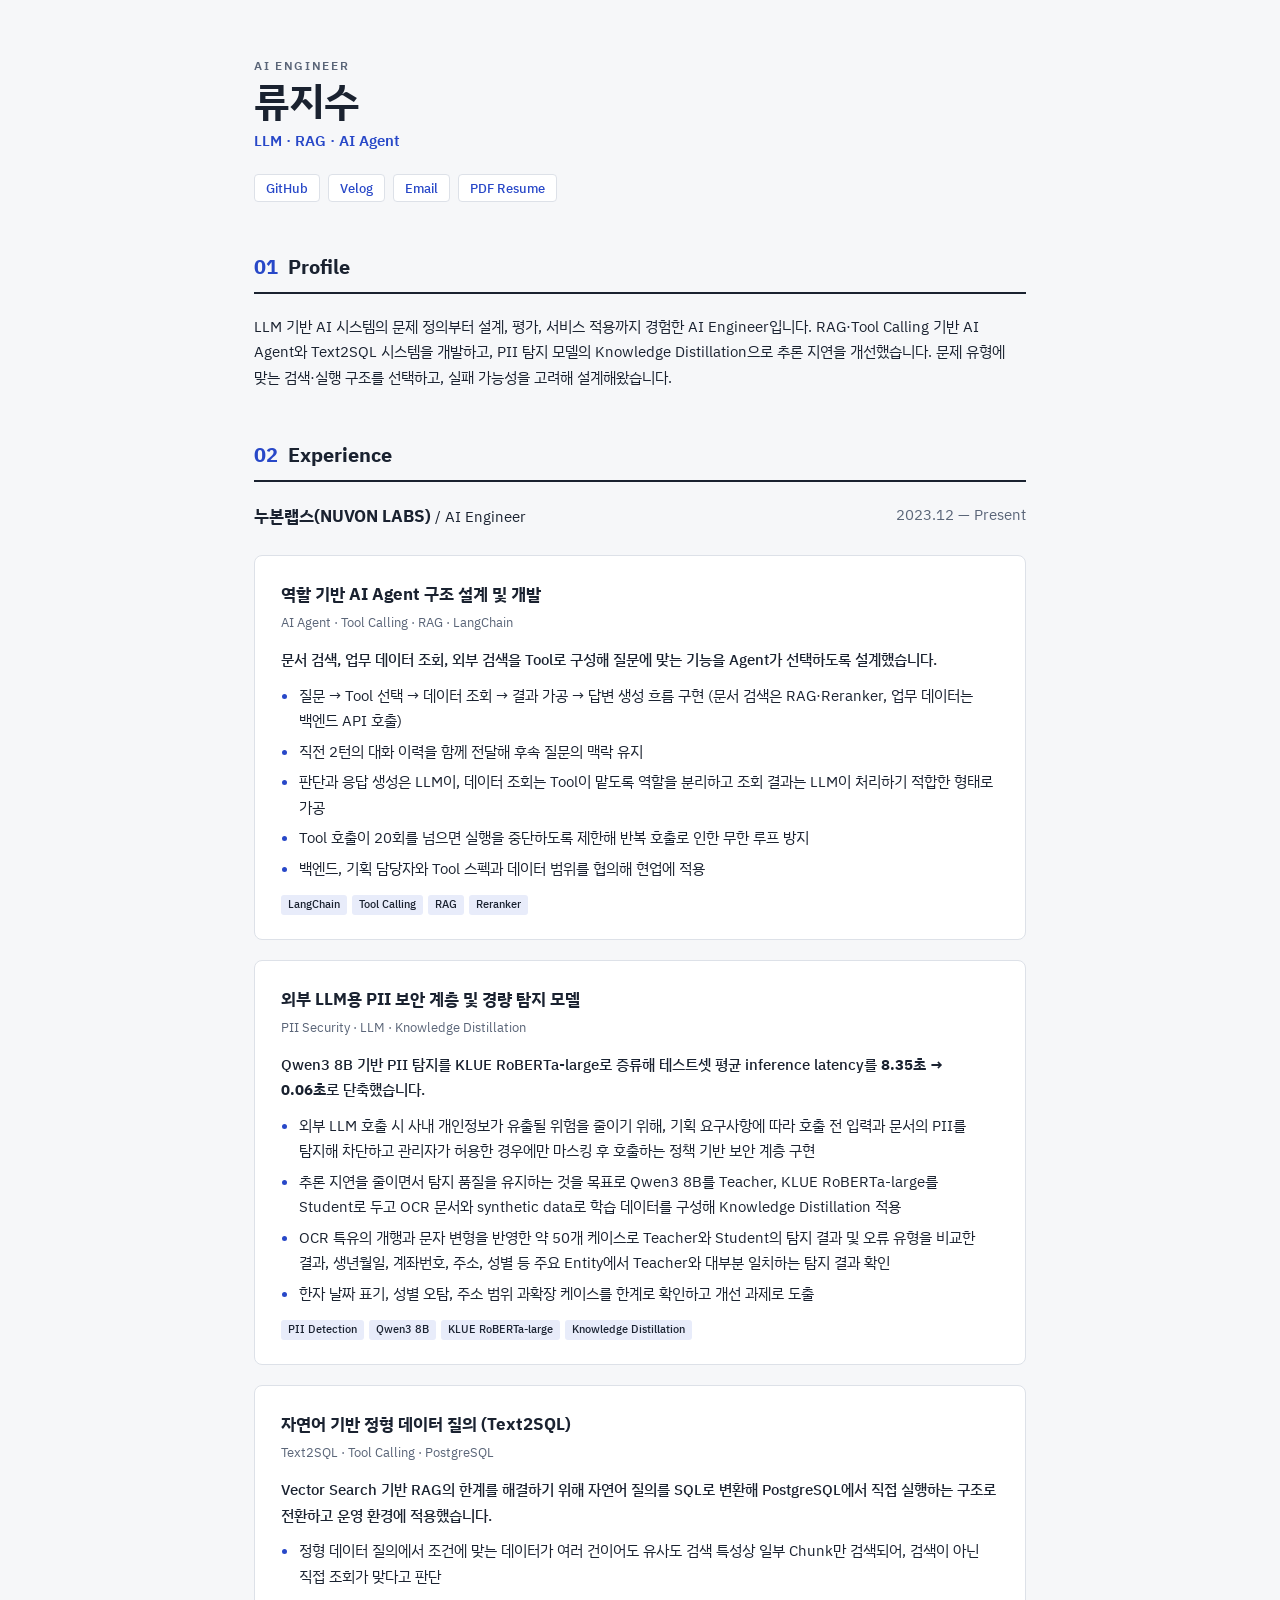
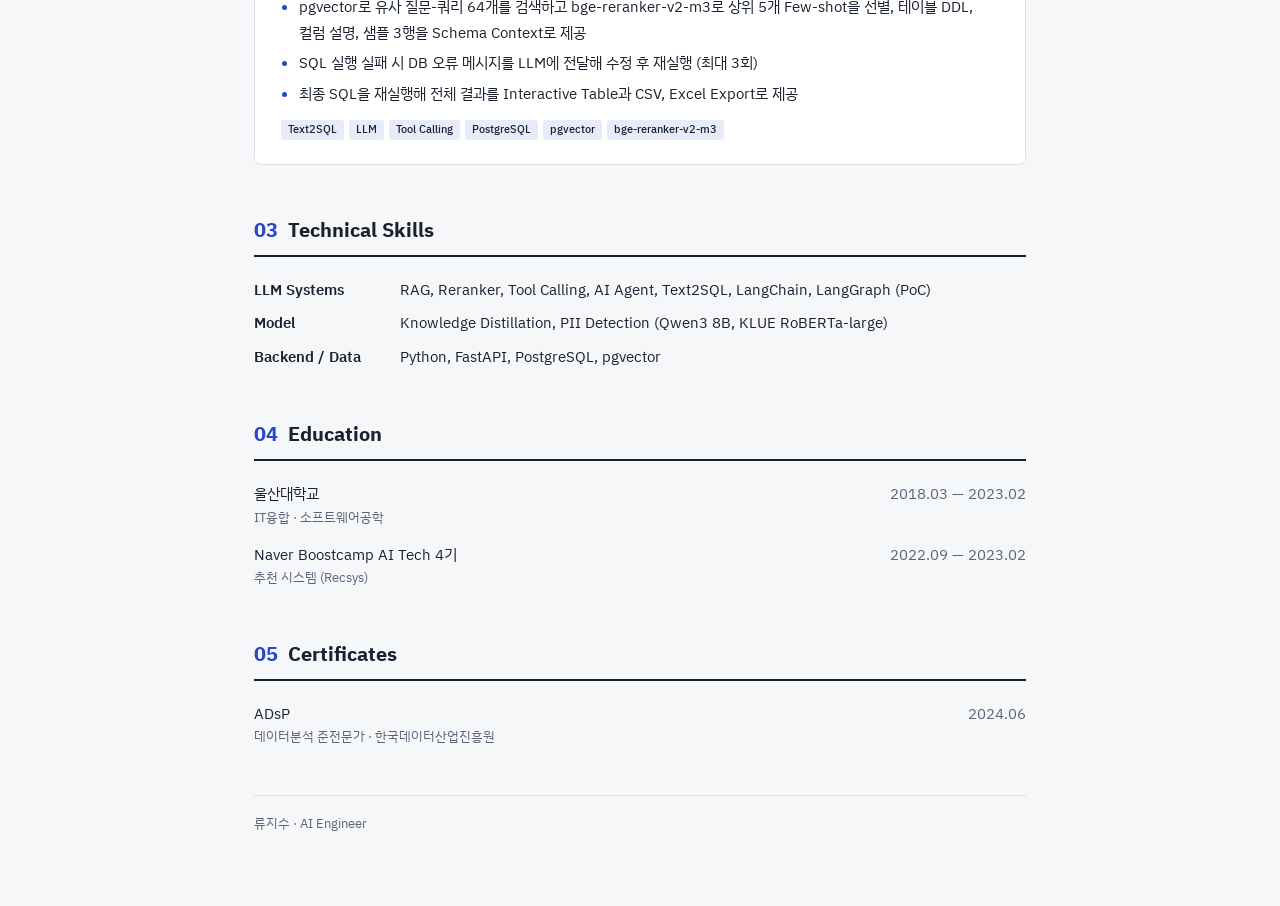
<file: index.html>
<!DOCTYPE html>
<html lang="ko">
<head>
<meta charset="utf-8">
<meta name="viewport" content="width=device-width, initial-scale=1">
<title>류지수 | AI Engineer</title>
<link rel="preconnect" href="https://fonts.googleapis.com">
<link rel="stylesheet" href="https://fonts.googleapis.com/css2?family=IBM+Plex+Sans+KR:wght@400;500;600;700&display=swap">
<link rel="stylesheet" href="css/style.css">
</head>
<body>
<main>
<header>
  <div class="kicker">AI ENGINEER</div>
  <h1>류지수</h1>
  <p class="role">LLM · RAG · AI Agent</p>
  <nav class="links">
    <a href="https://github.com/JisooRyu99">GitHub</a>
    <a href="https://velog.io/@js03210/">Velog</a>
    <a href="mailto:cussion09@gmail.com">Email</a>
    <a href="Ryu_jisoo_resume.pdf">PDF Resume</a>
  </nav>
</header>

<section>
  <h2><span class="no">01</span>Profile</h2>
  <p class="lead">LLM 기반 AI 시스템의 문제 정의부터 설계, 평가, 서비스 적용까지 경험한 AI Engineer입니다. RAG·Tool Calling 기반 AI Agent와 Text2SQL 시스템을 개발하고, PII 탐지 모델의 Knowledge Distillation으로 추론 지연을 개선했습니다. 문제 유형에 맞는 검색·실행 구조를 선택하고, 실패 가능성을 고려해 설계해왔습니다.</p>
</section>

<section>
  <h2><span class="no">02</span>Experience</h2>
  <div class="job"><div><b>누본랩스(NUVON LABS)</b> / AI Engineer</div><div class="date">2023.12 — Present</div></div>

  <article>
    <h3>역할 기반 AI Agent 구조 설계 및 개발</h3>
    <p class="kind">AI Agent · Tool Calling · RAG · LangChain</p>
    <p class="sum">문서 검색, 업무 데이터 조회, 외부 검색을 Tool로 구성해 질문에 맞는 기능을 Agent가 선택하도록 설계했습니다.</p>
    <ul class="pts">
      <li>질문 → Tool 선택 → 데이터 조회 → 결과 가공 → 답변 생성 흐름 구현 (문서 검색은 RAG·Reranker, 업무 데이터는 백엔드 API 호출)</li>
      <li>직전 2턴의 대화 이력을 함께 전달해 후속 질문의 맥락 유지</li>
      <li>판단과 응답 생성은 LLM이, 데이터 조회는 Tool이 맡도록 역할을 분리하고 조회 결과는 LLM이 처리하기 적합한 형태로 가공</li>
      <li>Tool 호출이 20회를 넘으면 실행을 중단하도록 제한해 반복 호출로 인한 무한 루프 방지</li>
      <li>백엔드, 기획 담당자와 Tool 스펙과 데이터 범위를 협의해 현업에 적용</li>
    </ul>
    <div class="tags"><span>LangChain</span><span>Tool Calling</span><span>RAG</span><span>Reranker</span></div>
  </article>

  <article>
    <h3>외부 LLM용 PII 보안 계층 및 경량 탐지 모델</h3>
    <p class="kind">PII Security · LLM · Knowledge Distillation</p>
    <p class="sum">Qwen3 8B 기반 PII 탐지를 KLUE RoBERTa-large로 증류해 테스트셋 평균 inference latency를 <span class="num">8.35초 → 0.06초</span>로 단축했습니다.</p>
    <ul class="pts">
      <li>외부 LLM 호출 시 사내 개인정보가 유출될 위험을 줄이기 위해, 기획 요구사항에 따라 호출 전 입력과 문서의 PII를 탐지해 차단하고 관리자가 허용한 경우에만 마스킹 후 호출하는 정책 기반 보안 계층 구현</li>
      <li>추론 지연을 줄이면서 탐지 품질을 유지하는 것을 목표로 Qwen3 8B를 Teacher, KLUE RoBERTa-large를 Student로 두고 OCR 문서와 synthetic data로 학습 데이터를 구성해 Knowledge Distillation 적용</li>
      <li>OCR 특유의 개행과 문자 변형을 반영한 약 50개 케이스로 Teacher와 Student의 탐지 결과 및 오류 유형을 비교한 결과, 생년월일, 계좌번호, 주소, 성별 등 주요 Entity에서 Teacher와 대부분 일치하는 탐지 결과 확인</li>
      <li>한자 날짜 표기, 성별 오탐, 주소 범위 과확장 케이스를 한계로 확인하고 개선 과제로 도출</li>
    </ul>
    <div class="tags"><span>PII Detection</span><span>Qwen3 8B</span><span>KLUE RoBERTa-large</span><span>Knowledge Distillation</span></div>
  </article>

  <article>
    <h3>자연어 기반 정형 데이터 질의 (Text2SQL)</h3>
    <p class="kind">Text2SQL · Tool Calling · PostgreSQL</p>
    <p class="sum">Vector Search 기반 RAG의 한계를 해결하기 위해 자연어 질의를 SQL로 변환해 PostgreSQL에서 직접 실행하는 구조로 전환하고 운영 환경에 적용했습니다.</p>
    <ul class="pts">
      <li>정형 데이터 질의에서 조건에 맞는 데이터가 여러 건이어도 유사도 검색 특성상 일부 Chunk만 검색되어, 검색이 아닌 직접 조회가 맞다고 판단</li>
      <li>pgvector로 유사 질문-쿼리 64개를 검색하고 bge-reranker-v2-m3로 상위 5개 Few-shot을 선별, 테이블 DDL, 컬럼 설명, 샘플 3행을 Schema Context로 제공</li>
      <li>SQL 실행 실패 시 DB 오류 메시지를 LLM에 전달해 수정 후 재실행 (최대 3회)</li>
      <li>최종 SQL을 재실행해 전체 결과를 Interactive Table과 CSV, Excel Export로 제공</li>
    </ul>
    <div class="tags"><span>Text2SQL</span><span>LLM</span><span>Tool Calling</span><span>PostgreSQL</span><span>pgvector</span><span>bge-reranker-v2-m3</span></div>
  </article>


</section>

<section>
  <h2><span class="no">03</span>Technical Skills</h2>
  <div class="skills">
    <div>LLM Systems</div><div>RAG, Reranker, Tool Calling, AI Agent, Text2SQL, LangChain, LangGraph (PoC)</div>
    <div>Model</div><div>Knowledge Distillation, PII Detection (Qwen3 8B, KLUE RoBERTa-large)</div>
    <div>Backend / Data</div><div>Python, FastAPI, PostgreSQL, pgvector</div>
  </div>
</section>

<section>
  <h2><span class="no">04</span>Education</h2>
  <div class="row"><div>울산대학교<small>IT융합 · 소프트웨어공학</small></div><div class="date">2018.03 — 2023.02</div></div>
  <div class="row"><div>Naver Boostcamp AI Tech 4기<small>추천 시스템 (Recsys)</small></div><div class="date">2022.09 — 2023.02</div></div>
</section>

<section>
  <h2><span class="no">05</span>Certificates</h2>
  <div class="row"><div>ADsP<small>데이터분석 준전문가 · 한국데이터산업진흥원</small></div><div class="date">2024.06</div></div>
</section>
<footer>류지수 · AI Engineer</footer>
</main>
</body>
</html>
</file>
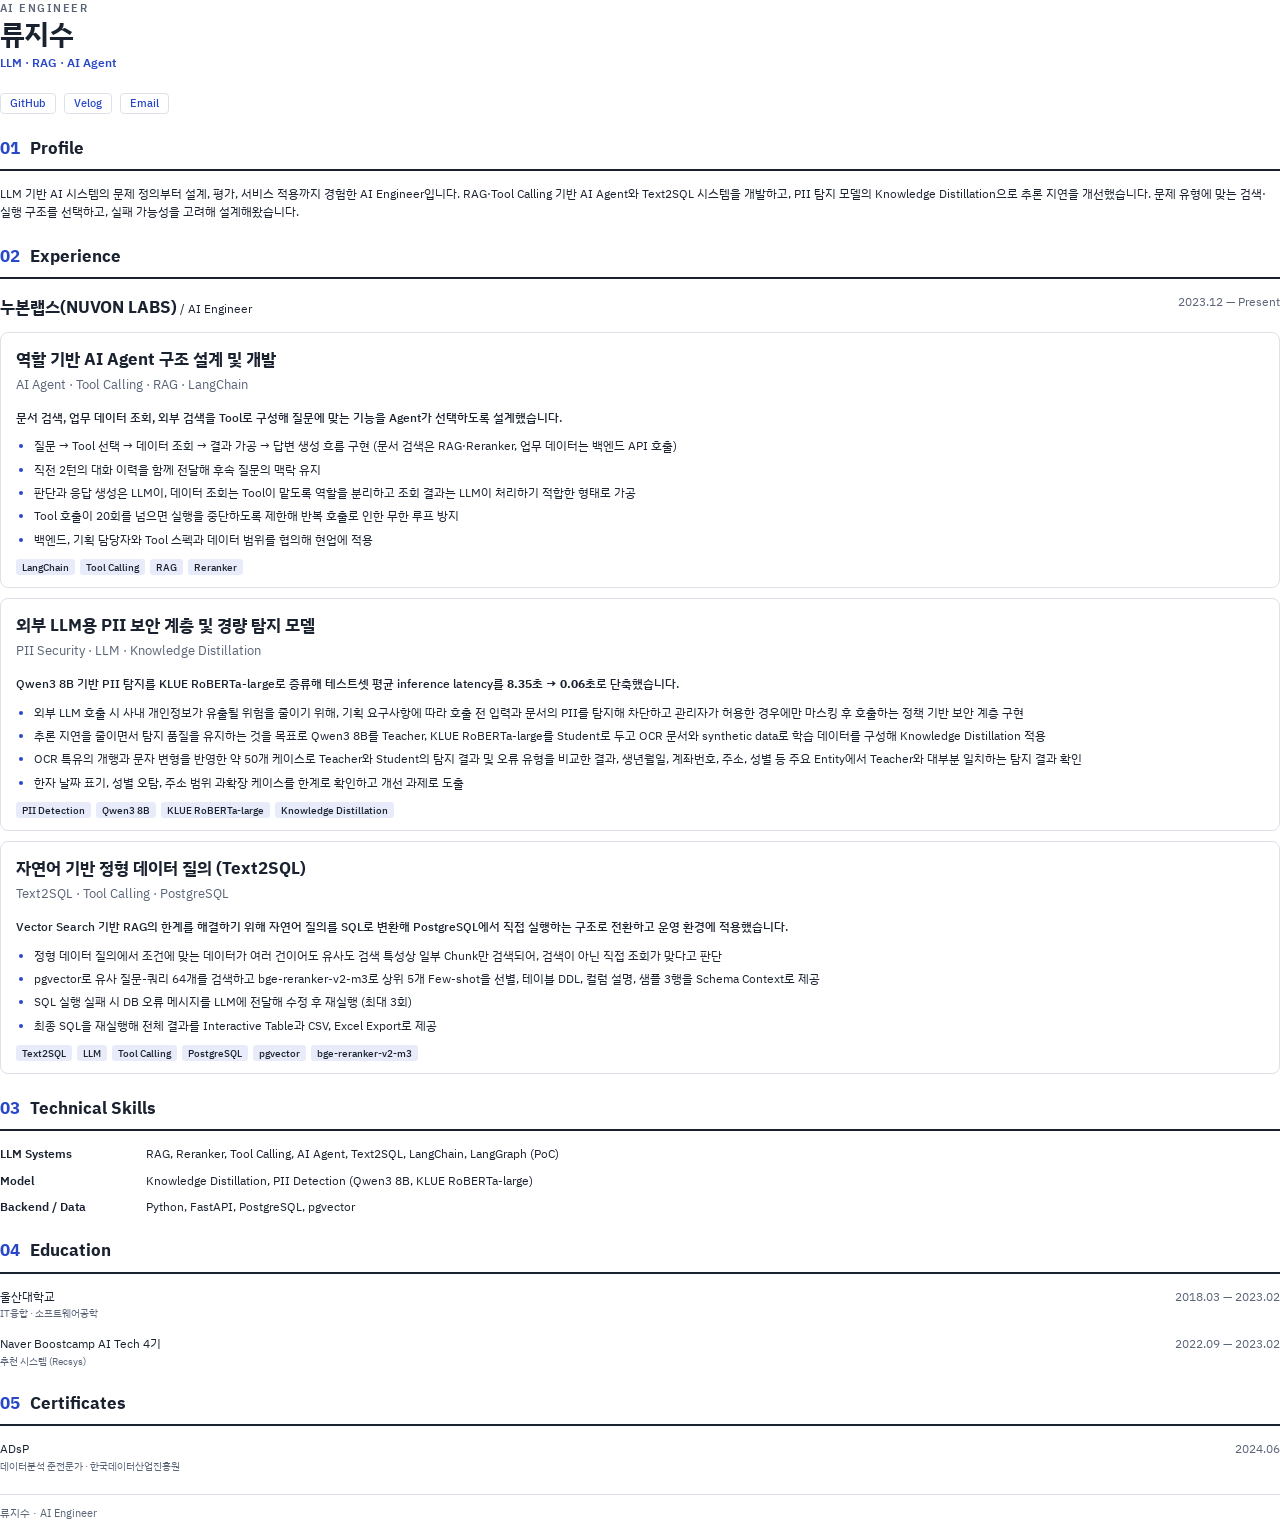
<file: pdf.html>
<!DOCTYPE html>
<html lang="ko">
<head>
<meta charset="utf-8">
<meta name="viewport" content="width=device-width, initial-scale=1">
<title>류지수 | AI Engineer</title>
<link rel="preconnect" href="https://fonts.googleapis.com">
<link rel="stylesheet" href="https://fonts.googleapis.com/css2?family=IBM+Plex+Sans+KR:wght@400;500;600;700&display=swap">
<link rel="stylesheet" href="css/pdf.css">
</head>
<body>
<main>
<header>
  <div class="kicker">AI ENGINEER</div>
  <h1>류지수</h1>
  <p class="role">LLM · RAG · AI Agent</p>
  <nav class="links">
    <a href="https://github.com/JisooRyu99">GitHub</a>
    <a href="https://velog.io/@js03210/">Velog</a>
    <a href="mailto:cussion09@gmail.com">Email</a>
  </nav>
</header>

<section>
  <h2><span class="no">01</span>Profile</h2>
  <p class="lead">LLM 기반 AI 시스템의 문제 정의부터 설계, 평가, 서비스 적용까지 경험한 AI Engineer입니다. RAG·Tool Calling 기반 AI Agent와 Text2SQL 시스템을 개발하고, PII 탐지 모델의 Knowledge Distillation으로 추론 지연을 개선했습니다. 문제 유형에 맞는 검색·실행 구조를 선택하고, 실패 가능성을 고려해 설계해왔습니다.</p>
</section>

<section>
  <h2><span class="no">02</span>Experience</h2>
  <div class="job"><div><b>누본랩스(NUVON LABS)</b> / AI Engineer</div><div class="date">2023.12 — Present</div></div>

  <article>
    <h3>역할 기반 AI Agent 구조 설계 및 개발</h3>
    <p class="kind">AI Agent · Tool Calling · RAG · LangChain</p>
    <p class="sum">문서 검색, 업무 데이터 조회, 외부 검색을 Tool로 구성해 질문에 맞는 기능을 Agent가 선택하도록 설계했습니다.</p>
    <ul class="pts">
      <li>질문 → Tool 선택 → 데이터 조회 → 결과 가공 → 답변 생성 흐름 구현 (문서 검색은 RAG·Reranker, 업무 데이터는 백엔드 API 호출)</li>
      <li>직전 2턴의 대화 이력을 함께 전달해 후속 질문의 맥락 유지</li>
      <li>판단과 응답 생성은 LLM이, 데이터 조회는 Tool이 맡도록 역할을 분리하고 조회 결과는 LLM이 처리하기 적합한 형태로 가공</li>
      <li>Tool 호출이 20회를 넘으면 실행을 중단하도록 제한해 반복 호출로 인한 무한 루프 방지</li>
      <li>백엔드, 기획 담당자와 Tool 스펙과 데이터 범위를 협의해 현업에 적용</li>
    </ul>
    <div class="tags"><span>LangChain</span><span>Tool Calling</span><span>RAG</span><span>Reranker</span></div>
  </article>

  <article>
    <h3>외부 LLM용 PII 보안 계층 및 경량 탐지 모델</h3>
    <p class="kind">PII Security · LLM · Knowledge Distillation</p>
    <p class="sum">Qwen3 8B 기반 PII 탐지를 KLUE RoBERTa-large로 증류해 테스트셋 평균 inference latency를 <span class="num">8.35초 → 0.06초</span>로 단축했습니다.</p>
    <ul class="pts">
      <li>외부 LLM 호출 시 사내 개인정보가 유출될 위험을 줄이기 위해, 기획 요구사항에 따라 호출 전 입력과 문서의 PII를 탐지해 차단하고 관리자가 허용한 경우에만 마스킹 후 호출하는 정책 기반 보안 계층 구현</li>
      <li>추론 지연을 줄이면서 탐지 품질을 유지하는 것을 목표로 Qwen3 8B를 Teacher, KLUE RoBERTa-large를 Student로 두고 OCR 문서와 synthetic data로 학습 데이터를 구성해 Knowledge Distillation 적용</li>
      <li>OCR 특유의 개행과 문자 변형을 반영한 약 50개 케이스로 Teacher와 Student의 탐지 결과 및 오류 유형을 비교한 결과, 생년월일, 계좌번호, 주소, 성별 등 주요 Entity에서 Teacher와 대부분 일치하는 탐지 결과 확인</li>
      <li>한자 날짜 표기, 성별 오탐, 주소 범위 과확장 케이스를 한계로 확인하고 개선 과제로 도출</li>
    </ul>
    <div class="tags"><span>PII Detection</span><span>Qwen3 8B</span><span>KLUE RoBERTa-large</span><span>Knowledge Distillation</span></div>
  </article>

  <article>
    <h3>자연어 기반 정형 데이터 질의 (Text2SQL)</h3>
    <p class="kind">Text2SQL · Tool Calling · PostgreSQL</p>
    <p class="sum">Vector Search 기반 RAG의 한계를 해결하기 위해 자연어 질의를 SQL로 변환해 PostgreSQL에서 직접 실행하는 구조로 전환하고 운영 환경에 적용했습니다.</p>
    <ul class="pts">
      <li>정형 데이터 질의에서 조건에 맞는 데이터가 여러 건이어도 유사도 검색 특성상 일부 Chunk만 검색되어, 검색이 아닌 직접 조회가 맞다고 판단</li>
      <li>pgvector로 유사 질문-쿼리 64개를 검색하고 bge-reranker-v2-m3로 상위 5개 Few-shot을 선별, 테이블 DDL, 컬럼 설명, 샘플 3행을 Schema Context로 제공</li>
      <li>SQL 실행 실패 시 DB 오류 메시지를 LLM에 전달해 수정 후 재실행 (최대 3회)</li>
      <li>최종 SQL을 재실행해 전체 결과를 Interactive Table과 CSV, Excel Export로 제공</li>
    </ul>
    <div class="tags"><span>Text2SQL</span><span>LLM</span><span>Tool Calling</span><span>PostgreSQL</span><span>pgvector</span><span>bge-reranker-v2-m3</span></div>
  </article>


</section>

<section>
  <h2><span class="no">03</span>Technical Skills</h2>
  <div class="skills">
    <div>LLM Systems</div><div>RAG, Reranker, Tool Calling, AI Agent, Text2SQL, LangChain, LangGraph (PoC)</div>
    <div>Model</div><div>Knowledge Distillation, PII Detection (Qwen3 8B, KLUE RoBERTa-large)</div>
    <div>Backend / Data</div><div>Python, FastAPI, PostgreSQL, pgvector</div>
  </div>
</section>

<section>
  <h2><span class="no">04</span>Education</h2>
  <div class="row"><div>울산대학교<small>IT융합 · 소프트웨어공학</small></div><div class="date">2018.03 — 2023.02</div></div>
  <div class="row"><div>Naver Boostcamp AI Tech 4기<small>추천 시스템 (Recsys)</small></div><div class="date">2022.09 — 2023.02</div></div>
</section>

<section>
  <h2><span class="no">05</span>Certificates</h2>
  <div class="row"><div>ADsP<small>데이터분석 준전문가 · 한국데이터산업진흥원</small></div><div class="date">2024.06</div></div>
</section>
<footer>류지수 · AI Engineer</footer>
</main>
</body>
</html>
</file>
<file: css/style.css>
:root{
  --bg:#F6F7F9; --surface:#FFFFFF; --ink:#1A2230; --sub:#5A6578; --line:#DDE1E8; --accent:#2848C8; --tag:#E8ECFA;
  color-scheme:light;
}
@media (prefers-color-scheme:dark){
  :root:not([data-theme="light"]){--bg:#141820;--surface:#1B212C;--ink:#E7EAF0;--sub:#9AA5B8;--line:#2B3342;--accent:#8EA4FF;--tag:#242C44;color-scheme:dark}
}
*{box-sizing:border-box}
body{margin:0;background:var(--bg);color:var(--ink);font-family:"IBM Plex Sans KR","Apple SD Gothic Neo","Malgun Gothic",sans-serif;line-height:1.7;font-size:15px;word-break:keep-all;overflow-wrap:break-word}
main{max-width:820px;margin:0 auto;padding:56px 24px 72px}
h1{font-size:40px;line-height:1.2;margin:0 0 4px;font-weight:700;letter-spacing:-.02em}
.role{color:var(--accent);font-weight:600;margin:0 0 20px}
.lead{margin:0}
section{margin-top:48px}
h2{font-size:20px;margin:0 0 20px;padding-bottom:8px;border-bottom:2px solid var(--ink)}
.job{display:flex;justify-content:space-between;flex-wrap:wrap;gap:4px 16px;margin-bottom:24px}
.job b{font-size:17px}
.date{color:var(--sub)}
article{background:var(--surface);border:1px solid var(--line);border-radius:8px;padding:24px 26px;margin-bottom:20px}
article h3{margin:0;font-size:17px}
.kind{color:var(--sub);font-size:13px;margin:2px 0 14px}
dl{margin:0;display:grid;grid-template-columns:84px 1fr;gap:10px 16px}
dt{font-weight:600;color:var(--accent)}
dd{margin:0}
.sum{margin:0 0 10px;font-weight:500}.pts{margin:0;padding-left:18px}.pts li{margin-bottom:5px}.pts li::marker{color:var(--accent)}
.num{font-weight:700}
.tags{display:flex;flex-wrap:wrap;gap:5px;margin-top:14px}
.tags span{background:var(--tag);border-radius:3px;padding:1px 7px;font-size:11px;font-weight:500;line-height:1.6}
.skills{display:grid;grid-template-columns:130px 1fr;gap:8px 16px}
.skills div:nth-child(odd){font-weight:600}
.row{display:flex;justify-content:space-between;flex-wrap:wrap;gap:2px 16px;margin-bottom:14px}
.row small{display:block;color:var(--sub)}
@media (max-width:560px){
  h1{font-size:32px}
  dl,.skills{grid-template-columns:1fr;gap:2px}
  dd{margin-bottom:10px}
  article{padding:20px}
}
@media print{body{background:#fff}article{break-inside:avoid}}

.kicker{letter-spacing:.14em;font-size:12px;font-weight:600;color:var(--sub)}
.links{display:flex;flex-wrap:wrap;gap:8px;margin-top:16px}
.links a{color:var(--accent);text-decoration:none;border:1px solid var(--line);border-radius:4px;padding:2px 11px;font-size:13px;font-weight:500;background:var(--surface)}
.links a:hover{border-color:var(--accent)}
h2 .no{color:var(--accent);margin-right:10px;font-variant-numeric:tabular-nums}
footer{margin-top:48px;padding-top:16px;border-top:1px solid var(--line);color:var(--sub);font-size:13px}
</file>
<file: css/pdf.css>
:root{
  --bg:#F6F7F9; --surface:#FFFFFF; --ink:#1A2230; --sub:#5A6578; --line:#DDE1E8; --accent:#2848C8; --tag:#E8ECFA;
  color-scheme:light;
}
*{box-sizing:border-box}
body{margin:0;background:var(--bg);color:var(--ink);font-family:"IBM Plex Sans KR","Apple SD Gothic Neo","Malgun Gothic",sans-serif;line-height:1.7;font-size:15px;word-break:keep-all;overflow-wrap:break-word}
main{max-width:820px;margin:0 auto;padding:56px 24px 72px}
h1{font-size:40px;line-height:1.2;margin:0 0 4px;font-weight:700;letter-spacing:-.02em}
.role{color:var(--accent);font-weight:600;margin:0 0 20px}
.lead{margin:0}
section{margin-top:48px}
h2{font-size:20px;margin:0 0 20px;padding-bottom:8px;border-bottom:2px solid var(--ink)}
.job{display:flex;justify-content:space-between;flex-wrap:wrap;gap:4px 16px;margin-bottom:24px}
.job b{font-size:17px}
.date{color:var(--sub)}
article{background:var(--surface);border:1px solid var(--line);border-radius:8px;padding:24px 26px;margin-bottom:20px}
article h3{margin:0;font-size:17px}
.kind{color:var(--sub);font-size:13px;margin:2px 0 14px}
dl{margin:0;display:grid;grid-template-columns:84px 1fr;gap:10px 16px}
dt{font-weight:600;color:var(--accent)}
dd{margin:0}
.sum{margin:0 0 10px;font-weight:500}.pts{margin:0;padding-left:18px}.pts li{margin-bottom:5px}.pts li::marker{color:var(--accent)}
.num{font-weight:700}
.tags{display:flex;flex-wrap:wrap;gap:5px;margin-top:14px}
.tags span{background:var(--tag);border-radius:3px;padding:1px 7px;font-size:11px;font-weight:500;line-height:1.6}
.skills{display:grid;grid-template-columns:130px 1fr;gap:8px 16px}
.skills div:nth-child(odd){font-weight:600}
.row{display:flex;justify-content:space-between;flex-wrap:wrap;gap:2px 16px;margin-bottom:14px}
.row small{display:block;color:var(--sub)}

/* PDF (A4) overrides */
@page{size:A4;margin:12mm 15mm}
body{font-family:"IBM Plex Sans KR","Noto Sans CJK KR","Noto Sans KR","Apple SD Gothic Neo","Malgun Gothic",sans-serif;font-size:11.5px;line-height:1.6;background:#fff}
main{max-width:none;padding:0}
h1{font-size:28px}
h2{font-size:17px;margin-bottom:14px}
section{margin-top:20px}
article{padding:12px 15px;margin-bottom:10px;break-inside:avoid}
.job{margin-bottom:12px}
.tags{margin-top:10px}
.tags span{font-size:10px;padding:0 6px}

.kicker{letter-spacing:.14em;font-size:12px;font-weight:600;color:var(--sub)}
.links{display:flex;flex-wrap:wrap;gap:8px;margin-top:16px}
.links a{color:var(--accent);text-decoration:none;border:1px solid var(--line);border-radius:4px;padding:2px 11px;font-size:13px;font-weight:500;background:var(--surface)}
.links a:hover{border-color:var(--accent)}
h2 .no{color:var(--accent);margin-right:10px;font-variant-numeric:tabular-nums}
footer{margin-top:48px;padding-top:16px;border-top:1px solid var(--line);color:var(--sub);font-size:13px}
.kicker{font-size:10.5px}.links{margin-top:10px}.links a{font-size:10.5px;padding:1px 9px}footer{margin-top:20px;padding-top:10px;font-size:10.5px}
</file>
